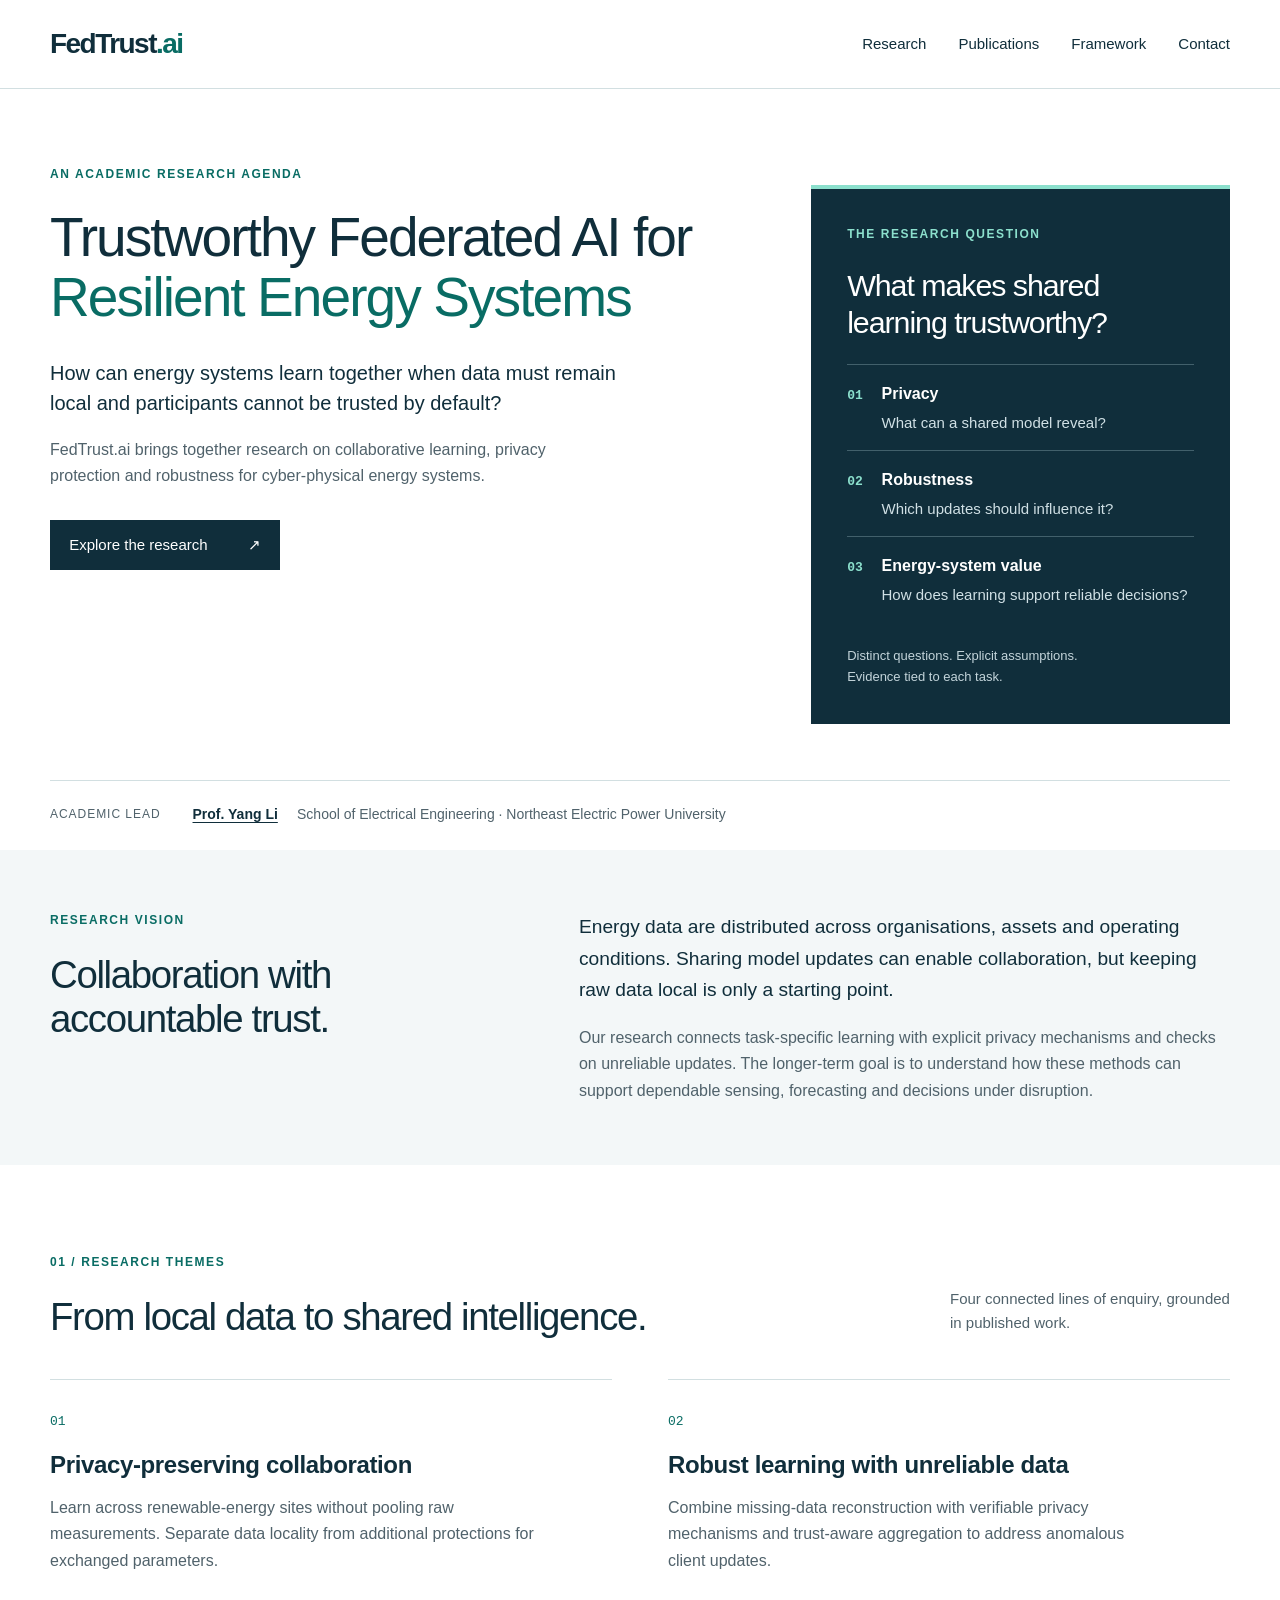
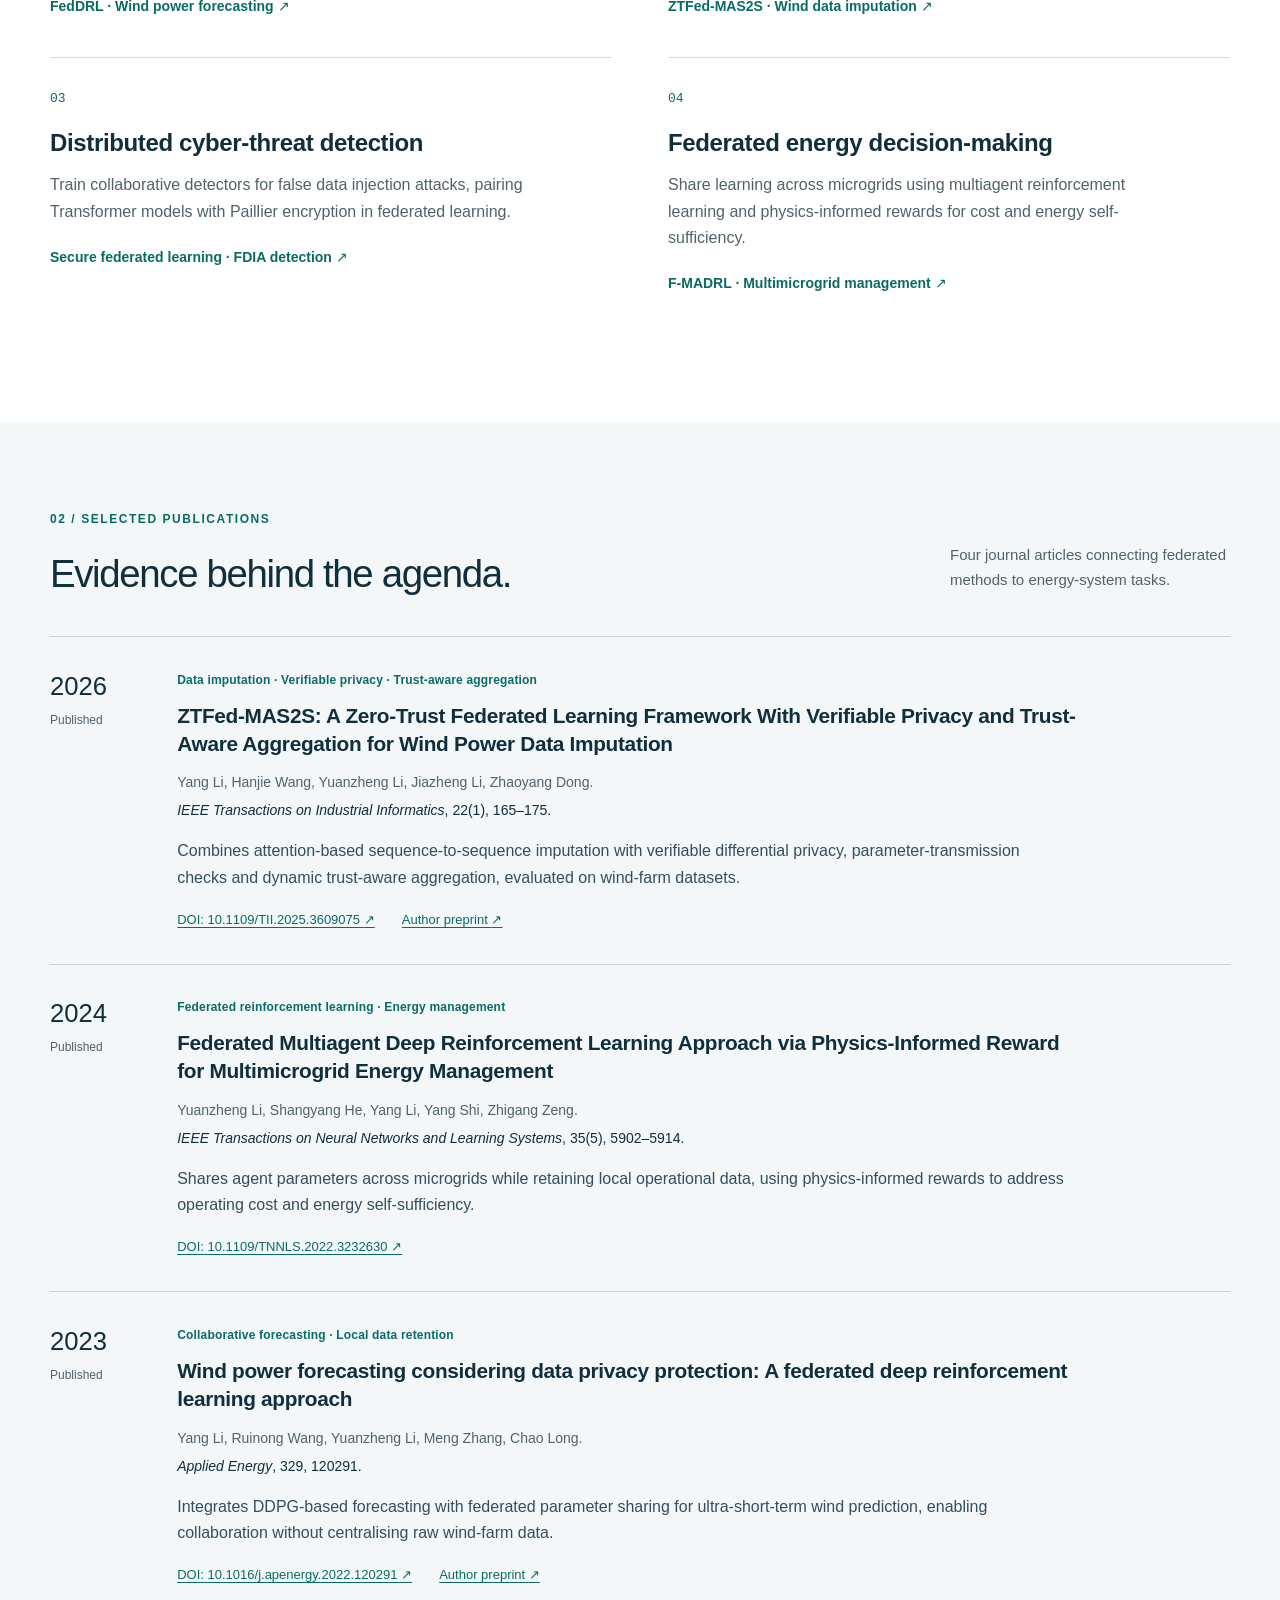
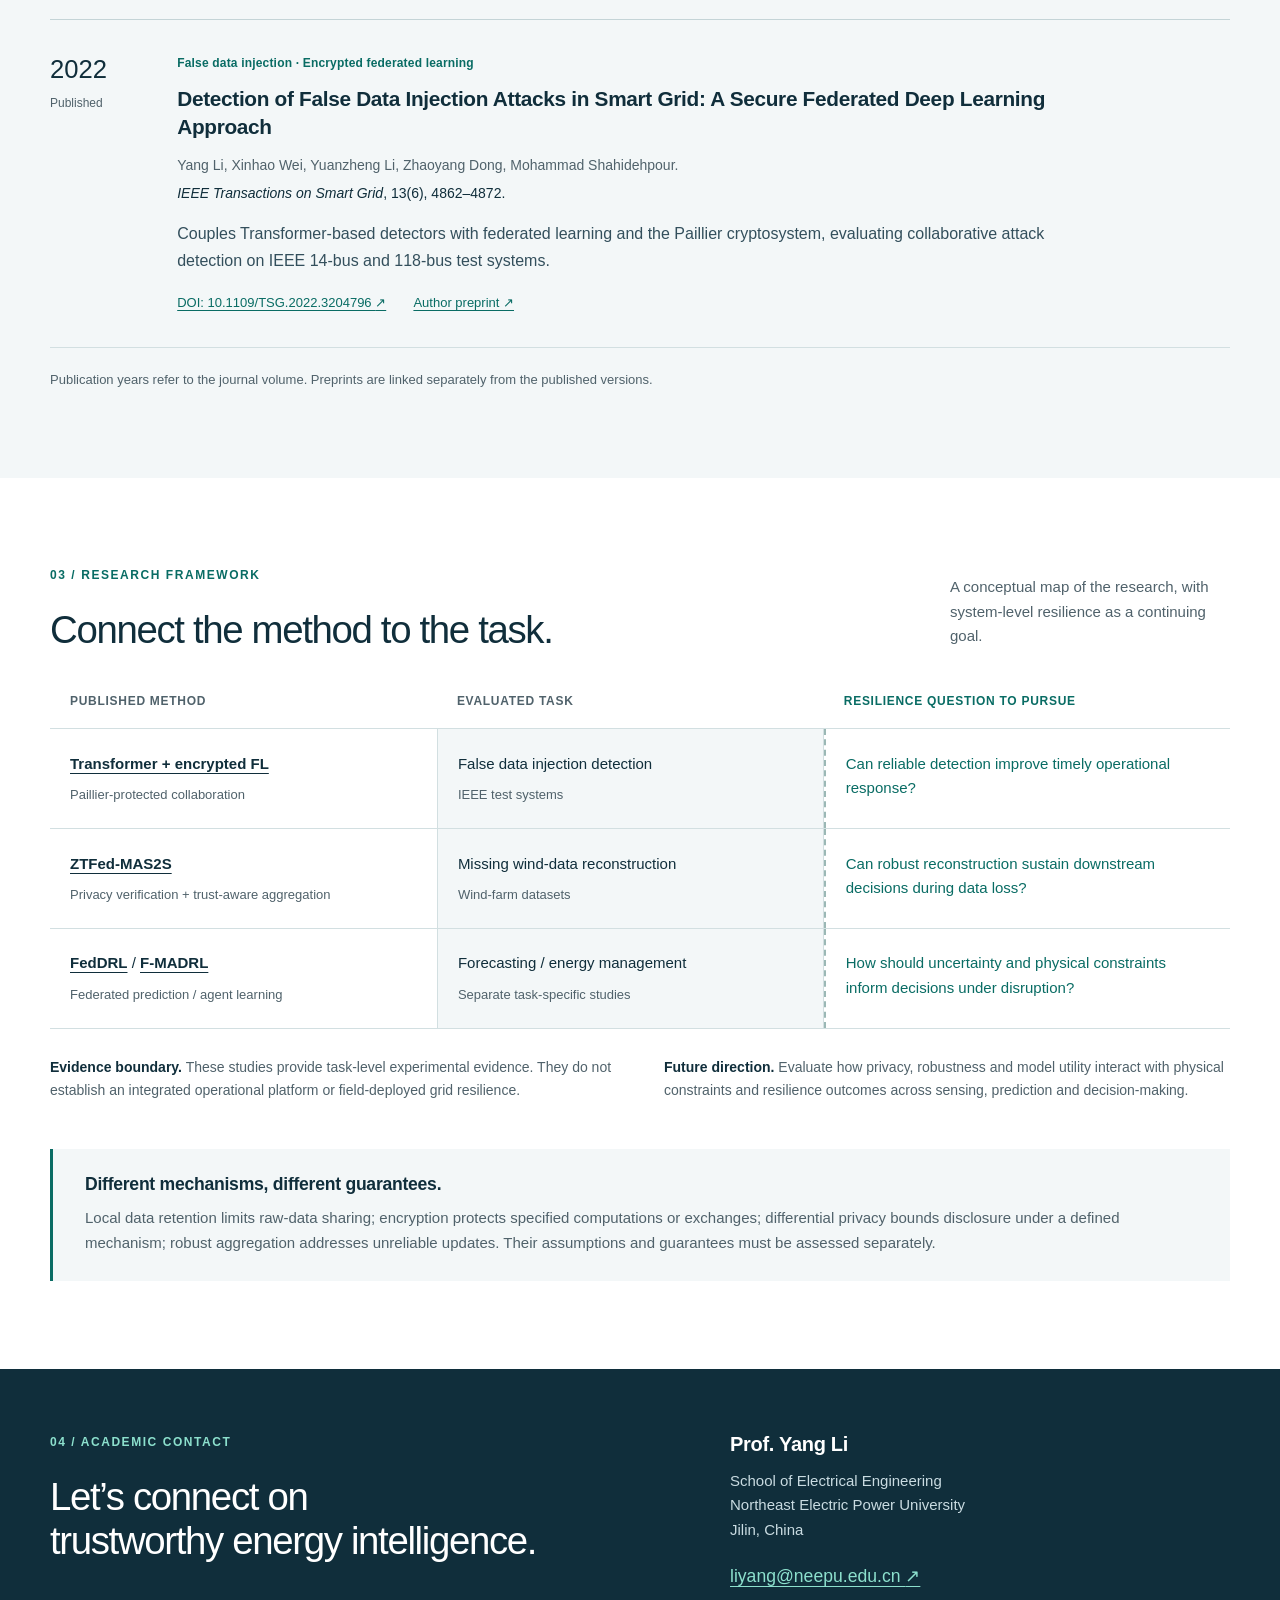
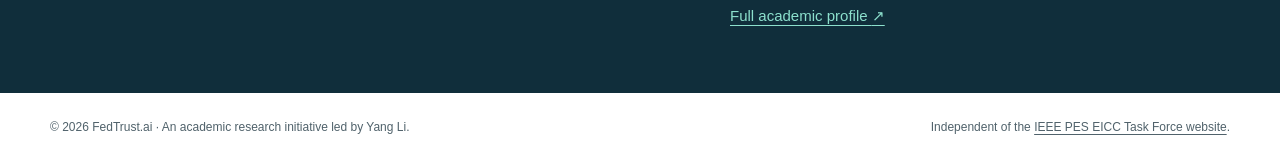
<file: index.html>
<!doctype html>
<html lang="en">
<head>
  <meta charset="utf-8">
  <meta name="viewport" content="width=device-width, initial-scale=1">
  <meta name="description" content="FedTrust.ai — Yang Li’s academic research portal for trustworthy federated AI: privacy-preserving collaboration, attack detection, robust learning and resilient energy systems.">
  <meta name="theme-color" content="#102e3b">
  <meta property="og:title" content="FedTrust.ai — Trustworthy Federated AI for Resilient Energy Systems">
  <meta property="og:description" content="Research connecting privacy-preserving collaboration, robust learning and cyber-physical energy-system resilience. Led by Prof. Yang Li.">
  <meta property="og:type" content="website">
  <meta property="og:url" content="https://fedtrust.ai/">
  <link rel="canonical" href="https://fedtrust.ai/">
  <link rel="icon" href="favicon.svg" type="image/svg+xml">
  <link rel="stylesheet" href="style.css">
  <title>FedTrust.ai — Trustworthy Federated AI for Resilient Energy Systems</title>
</head>
<body>
<a class="skip" href="#main">Skip to content</a>
<header class="header">
  <div class="wrap header-inner">
    <a class="brand" href="#home" aria-label="FedTrust.ai home">FedTrust<span>.ai</span></a>
    <nav aria-label="Main navigation">
      <a href="#research">Research</a><a href="#publications">Publications</a><a href="#framework">Framework</a><a href="#contact">Contact</a>
    </nav>
  </div>
</header>
<main id="main">
<section class="hero wrap" id="home" aria-labelledby="hero-title">
  <div class="hero-copy">
    <p class="eyebrow">An academic research agenda</p>
    <h1 id="hero-title">Trustworthy Federated AI for <span>Resilient Energy Systems</span></h1>
    <p class="lead">How can energy systems learn together when data must remain local and participants cannot be trusted by default?</p>
    <p class="intro">FedTrust.ai brings together research on collaborative learning, privacy protection and robustness for cyber-physical energy systems.</p>
    <a class="button" href="#publications">Explore the research <span aria-hidden="true">↗</span></a>
  </div>
  <aside class="research-lens" aria-labelledby="lens-title">
    <p class="eyebrow" id="lens-title">The research question</p>
    <h2>What makes shared<br>learning trustworthy?</h2>
    <dl>
      <div><dt><span>01</span> Privacy</dt><dd>What can a shared model reveal?</dd></div>
      <div><dt><span>02</span> Robustness</dt><dd>Which updates should influence it?</dd></div>
      <div><dt><span>03</span> Energy-system value</dt><dd>How does learning support reliable decisions?</dd></div>
    </dl>
    <p class="lens-note">Distinct questions. Explicit assumptions.<br>Evidence tied to each task.</p>
  </aside>
  <div class="byline" id="team"><span class="label">Academic lead</span><p><a href="https://meyangli.com/">Prof. Yang Li</a><span>School of Electrical Engineering · Northeast Electric Power University</span></p></div>
</section>
<section class="vision band" aria-labelledby="vision-title">
  <div class="wrap section-grid">
    <div><p class="eyebrow">Research vision</p><h2 id="vision-title">Collaboration with<br>accountable trust.</h2></div>
    <div><p class="large-copy">Energy data are distributed across organisations, assets and operating conditions. Sharing model updates can enable collaboration, but keeping raw data local is only a starting point.</p><p>Our research connects task-specific learning with explicit privacy mechanisms and checks on unreliable updates. The longer-term goal is to understand how these methods can support dependable sensing, forecasting and decisions under disruption.</p></div>
  </div>
</section>
<section class="wrap section" id="research" aria-labelledby="themes-title">
  <div class="section-heading"><div><p class="eyebrow">01 / Research themes</p><h2 id="themes-title">From local data to shared intelligence.</h2></div><p>Four connected lines of enquiry, grounded in published work.</p></div>
  <div class="themes">
    <article class="theme"><span class="theme-num">01</span><h3>Privacy-preserving collaboration</h3><p>Learn across renewable-energy sites without pooling raw measurements. Separate data locality from additional protections for exchanged parameters.</p><a href="#paper-forecast">FedDRL · Wind power forecasting <span aria-hidden="true">↗</span></a></article>
    <article class="theme"><span class="theme-num">02</span><h3>Robust learning with unreliable data</h3><p>Combine missing-data reconstruction with verifiable privacy mechanisms and trust-aware aggregation to address anomalous client updates.</p><a href="#paper-ztfed">ZTFed-MAS2S · Wind data imputation <span aria-hidden="true">↗</span></a></article>
    <article class="theme"><span class="theme-num">03</span><h3>Distributed cyber-threat detection</h3><p>Train collaborative detectors for false data injection attacks, pairing Transformer models with Paillier encryption in federated learning.</p><a href="#paper-fdia">Secure federated learning · FDIA detection <span aria-hidden="true">↗</span></a></article>
    <article class="theme"><span class="theme-num">04</span><h3>Federated energy decision-making</h3><p>Share learning across microgrids using multiagent reinforcement learning and physics-informed rewards for cost and energy self-sufficiency.</p><a href="#paper-madrl">F-MADRL · Multimicrogrid management <span aria-hidden="true">↗</span></a></article>
  </div>
</section>
<section class="publications band" id="publications" aria-labelledby="pub-title">
  <div class="wrap section">
    <div class="section-heading"><div><p class="eyebrow">02 / Selected publications</p><h2 id="pub-title">Evidence behind the agenda.</h2></div><p>Four journal articles connecting federated methods to energy-system tasks.</p></div>
    <article class="publication" id="paper-ztfed">
      <div class="pub-year">2026<span>Published</span></div>
      <div class="pub-body"><p class="pub-tag">Data imputation · Verifiable privacy · Trust-aware aggregation</p><h3>ZTFed-MAS2S: A Zero-Trust Federated Learning Framework With Verifiable Privacy and Trust-Aware Aggregation for Wind Power Data Imputation</h3><p class="authors">Yang Li, Hanjie Wang, Yuanzheng Li, Jiazheng Li, Zhaoyang Dong.</p><p class="venue"><cite>IEEE Transactions on Industrial Informatics</cite>, 22(1), 165–175.</p><p class="contribution">Combines attention-based sequence-to-sequence imputation with verifiable differential privacy, parameter-transmission checks and dynamic trust-aware aggregation, evaluated on wind-farm datasets.</p><div class="pub-links"><a href="https://doi.org/10.1109/TII.2025.3609075">DOI: 10.1109/TII.2025.3609075 <span aria-hidden="true">↗</span></a><a href="https://arxiv.org/abs/2508.18318">Author preprint <span aria-hidden="true">↗</span></a></div></div>
    </article>
    <article class="publication" id="paper-madrl">
      <div class="pub-year">2024<span>Published</span></div>
      <div class="pub-body"><p class="pub-tag">Federated reinforcement learning · Energy management</p><h3>Federated Multiagent Deep Reinforcement Learning Approach via Physics-Informed Reward for Multimicrogrid Energy Management</h3><p class="authors">Yuanzheng Li, Shangyang He, Yang Li, Yang Shi, Zhigang Zeng.</p><p class="venue"><cite>IEEE Transactions on Neural Networks and Learning Systems</cite>, 35(5), 5902–5914.</p><p class="contribution">Shares agent parameters across microgrids while retaining local operational data, using physics-informed rewards to address operating cost and energy self-sufficiency.</p><div class="pub-links"><a href="https://doi.org/10.1109/TNNLS.2022.3232630">DOI: 10.1109/TNNLS.2022.3232630 <span aria-hidden="true">↗</span></a></div></div>
    </article>
    <article class="publication" id="paper-forecast">
      <div class="pub-year">2023<span>Published</span></div>
      <div class="pub-body"><p class="pub-tag">Collaborative forecasting · Local data retention</p><h3>Wind power forecasting considering data privacy protection: A federated deep reinforcement learning approach</h3><p class="authors">Yang Li, Ruinong Wang, Yuanzheng Li, Meng Zhang, Chao Long.</p><p class="venue"><cite>Applied Energy</cite>, 329, 120291.</p><p class="contribution">Integrates DDPG-based forecasting with federated parameter sharing for ultra-short-term wind prediction, enabling collaboration without centralising raw wind-farm data.</p><div class="pub-links"><a href="https://doi.org/10.1016/j.apenergy.2022.120291">DOI: 10.1016/j.apenergy.2022.120291 <span aria-hidden="true">↗</span></a><a href="https://arxiv.org/abs/2211.02674">Author preprint <span aria-hidden="true">↗</span></a></div></div>
    </article>
    <article class="publication" id="paper-fdia">
      <div class="pub-year">2022<span>Published</span></div>
      <div class="pub-body"><p class="pub-tag">False data injection · Encrypted federated learning</p><h3>Detection of False Data Injection Attacks in Smart Grid: A Secure Federated Deep Learning Approach</h3><p class="authors">Yang Li, Xinhao Wei, Yuanzheng Li, Zhaoyang Dong, Mohammad Shahidehpour.</p><p class="venue"><cite>IEEE Transactions on Smart Grid</cite>, 13(6), 4862–4872.</p><p class="contribution">Couples Transformer-based detectors with federated learning and the Paillier cryptosystem, evaluating collaborative attack detection on IEEE 14-bus and 118-bus test systems.</p><div class="pub-links"><a href="https://doi.org/10.1109/TSG.2022.3204796">DOI: 10.1109/TSG.2022.3204796 <span aria-hidden="true">↗</span></a><a href="https://arxiv.org/abs/2209.00778">Author preprint <span aria-hidden="true">↗</span></a></div></div>
    </article>
    <p class="publication-note">Publication years refer to the journal volume. Preprints are linked separately from the published versions.</p>
  </div>
</section>
<section class="wrap section" id="framework" aria-labelledby="framework-title">
  <span id="projects" class="anchor-alias" aria-hidden="true"></span>
  <div class="section-heading"><div><p class="eyebrow">03 / Research framework</p><h2 id="framework-title">Connect the method to the task.</h2></div><p>A conceptual map of the research, with system-level resilience as a continuing goal.</p></div>
  <div class="framework-map" role="group" aria-label="Published methods and tasks mapped to future resilience questions">
    <div class="map-head"><span>Published method</span><span>Evaluated task</span><span>Resilience question to pursue</span></div>
    <div class="map-row"><div><a href="#paper-fdia">Transformer + encrypted FL</a><small>Paillier-protected collaboration</small></div><div>False data injection detection<small>IEEE test systems</small></div><div>Can reliable detection improve timely operational response?</div></div>
    <div class="map-row"><div><a href="#paper-ztfed">ZTFed-MAS2S</a><small>Privacy verification + trust-aware aggregation</small></div><div>Missing wind-data reconstruction<small>Wind-farm datasets</small></div><div>Can robust reconstruction sustain downstream decisions during data loss?</div></div>
    <div class="map-row"><div><a href="#paper-forecast">FedDRL</a> / <a href="#paper-madrl">F-MADRL</a><small>Federated prediction / agent learning</small></div><div>Forecasting / energy management<small>Separate task-specific studies</small></div><div>How should uncertainty and physical constraints inform decisions under disruption?</div></div>
  </div>
  <div class="framework-foot"><p><strong>Evidence boundary.</strong> These studies provide task-level experimental evidence. They do not establish an integrated operational platform or field-deployed grid resilience.</p><p><strong>Future direction.</strong> Evaluate how privacy, robustness and model utility interact with physical constraints and resilience outcomes across sensing, prediction and decision-making.</p></div>
  <div class="distinctions"><h3>Different mechanisms, different guarantees.</h3><p>Local data retention limits raw-data sharing; encryption protects specified computations or exchanges; differential privacy bounds disclosure under a defined mechanism; robust aggregation addresses unreliable updates. Their assumptions and guarantees must be assessed separately.</p></div>
</section>
<section class="contact" id="contact" aria-labelledby="contact-title">
  <div class="wrap contact-inner"><div><p class="eyebrow">04 / Academic contact</p><h2 id="contact-title">Let’s connect on<br>trustworthy energy intelligence.</h2></div><div class="contact-details"><h3>Prof. Yang Li</h3><p>School of Electrical Engineering<br>Northeast Electric Power University<br>Jilin, China</p><a class="email" href="mailto:liyang@neepu.edu.cn">liyang@neepu.edu.cn <span aria-hidden="true">↗</span></a><a href="https://meyangli.com/">Full academic profile <span aria-hidden="true">↗</span></a></div></div>
</section>
</main>
<footer class="wrap footer"><p>© 2026 FedTrust.ai · An academic research initiative led by Yang Li.</p><p>Independent of the <a href="https://cpesresilience.org/">IEEE PES EICC Task Force website</a>.</p></footer>
</body>
</html>
</file>
<file: style.css>
:root{--ink:#102e3b;--muted:#50626b;--teal:#096c64;--line:#d2dfe1;--paper:#f3f7f8;--white:#fff;--accent:#8ce0cd;font-family:Arial,Helvetica,sans-serif;color:var(--ink);background:var(--white);font-synthesis:none}*{box-sizing:border-box}html{scroll-padding-top:6rem}body{margin:0;font-size:1rem;line-height:1.65}a{color:var(--teal);text-underline-offset:.24em}a:hover{text-decoration-thickness:2px}a:focus-visible{outline:3px solid #c56b16;outline-offset:5px;border-radius:2px}h1,h2,h3,p{margin-top:0}h1,h2,h3{line-height:1.15}h1,h2{letter-spacing:-.035em}h2{font-size:clamp(2rem,3vw,2.8rem);font-weight:500;margin-bottom:1.5rem}h3{font-size:1.3rem;font-weight:600;letter-spacing:-.015em}p{margin-bottom:1.2rem}.wrap{width:min(1180px,calc(100% - 96px));margin-inline:auto}.header{border-bottom:1px solid var(--line);background:#fff;position:sticky;top:0;z-index:10}.header-inner{min-height:88px;display:flex;justify-content:space-between;align-items:center;gap:2rem}.brand{font-size:1.75rem;font-weight:700;color:var(--ink);text-decoration:none;letter-spacing:-.055em}.brand span{color:var(--teal)}nav{display:flex;gap:2rem;flex-wrap:wrap}nav a{color:var(--ink);font-size:.9375rem;text-decoration:none}nav a:hover{color:var(--teal);text-decoration:underline}.skip{position:fixed;left:1rem;top:-8rem;background:white;padding:1rem;z-index:99}.skip:focus{top:1rem}.eyebrow{text-transform:uppercase;letter-spacing:.13em;font-size:.75rem;font-weight:700;color:var(--teal);margin-bottom:1.4rem}.hero{padding-top:76px;display:grid;grid-template-columns:minmax(0,1.65fr) minmax(0,1fr);column-gap:70px}.hero h1{font-size:clamp(2.6rem,4.3vw,4rem);font-weight:500;line-height:1.09;margin-bottom:1.9rem}.hero h1 span{color:var(--teal)}.lead{font-size:1.25rem;line-height:1.5;max-width:37rem}.intro{color:var(--muted);max-width:35rem}.button{display:inline-flex;align-items:center;gap:2.5rem;text-decoration:none;color:white;background:var(--ink);padding:.8rem 1.2rem;margin-top:.7rem;font-size:.9375rem}.button:hover{background:var(--teal)}.research-lens{align-self:start;margin-top:1.25rem;padding:2.25rem;background:var(--ink);color:white;border-top:4px solid var(--accent)}.research-lens .eyebrow{color:var(--accent)}.research-lens h2{font-size:1.9rem;line-height:1.2}.research-lens dl{margin:1.5rem 0}.research-lens dl>div{padding:1rem 0;border-top:1px solid #42606b}.research-lens dt{font-weight:600;font-size:1rem}.research-lens dt span{font-family:monospace;font-size:.8125rem;color:var(--accent);margin-right:.9rem}.research-lens dd{margin:.3rem 0 0 2.15rem;font-size:.9375rem;color:#d0e0e5;line-height:1.45}.lens-note{font-size:.8125rem;color:#c3d4da;margin:0;line-height:1.6}.byline{grid-column:1/-1;border-top:1px solid var(--line);margin-top:3.5rem;padding:1.4rem 0 1.5rem;display:flex;gap:2rem;align-items:center}.label{font-size:.75rem;letter-spacing:.08em;text-transform:uppercase;color:var(--muted)}.byline p{margin:0;font-size:.875rem}.byline a{color:var(--ink);font-weight:700;margin-right:1.2rem}.byline p span{color:var(--muted)}.band{background:var(--paper)}.vision{padding:3.8rem 0}.section-grid{display:grid;grid-template-columns:1fr 1.45fr;gap:5rem}.section-grid p:last-child{margin-bottom:0;color:var(--muted)}.large-copy{font-size:1.2rem;line-height:1.65}.section{padding-top:5.5rem;padding-bottom:5.5rem;position:relative}.section-heading{display:flex;justify-content:space-between;gap:3rem;align-items:end;margin-bottom:2.5rem}.section-heading h2{max-width:650px;margin-bottom:0}.section-heading>p{max-width:280px;color:var(--muted);font-size:.9375rem;margin-bottom:.2rem}.themes{display:grid;grid-template-columns:1fr 1fr;column-gap:3.5rem}.theme{border-top:1px solid var(--line);padding:1.9rem 0 2.3rem}.theme-num{display:block;font-family:monospace;font-size:.8125rem;color:var(--teal);margin-bottom:1.2rem}.theme h3{font-size:1.5rem;margin-bottom:1rem}.theme p{color:var(--muted);max-width:31rem}.theme>a{font-size:.875rem;font-weight:600;text-decoration:none;display:inline-block}.theme>a:hover{text-decoration:underline}.publication{display:grid;grid-template-columns:100px minmax(0,1fr);gap:1.7rem;border-top:1px solid #c4d4d7;padding:2.1rem 0;scroll-margin-top:1.2rem}.pub-year{font-size:1.6rem;line-height:1.2}.pub-year span{display:block;font-size:.75rem;color:var(--muted);margin-top:.7rem}.pub-tag{font-size:.75rem;color:var(--teal);margin-bottom:.7rem;font-weight:600;letter-spacing:.015em}.pub-body h3{font-size:1.3rem;line-height:1.35;max-width:900px;margin-bottom:.85rem}.authors{font-size:.875rem;margin-bottom:.3rem;color:var(--muted)}.venue{font-size:.875rem;margin-bottom:1rem}.contribution{max-width:890px;font-size:1rem;margin-bottom:1.1rem;color:#334f5c}.pub-links{display:flex;gap:.7rem 1.7rem;flex-wrap:wrap}.pub-links a{font-size:.8125rem;overflow-wrap:anywhere}.publication-note{font-size:.8125rem;color:var(--muted);border-top:1px solid var(--line);padding-top:1.3rem;margin-bottom:0}.map-head,.map-row{display:grid;grid-template-columns:1fr 1fr 1.05fr;gap:0}.map-head{font-size:.75rem;letter-spacing:.06em;text-transform:uppercase;font-weight:700;color:var(--muted);padding-bottom:1rem}.map-head span{padding-inline:1.25rem}.map-head span:last-child{color:var(--teal)}.map-row{border-top:1px solid var(--line)}.map-row>div{padding:1.4rem 1.25rem;font-size:.9375rem}.map-row>div:nth-child(2){background:var(--paper);border-inline:1px solid var(--line)}.map-row>div:last-child{border-left:2px dashed #9bb8b5;color:var(--teal)}.map-row a{font-weight:600;color:var(--ink)}.map-row small{display:block;font-size:.8125rem;color:var(--muted);margin-top:.5rem}.framework-map{border-bottom:1px solid var(--line)}.framework-foot{display:grid;grid-template-columns:1fr 1fr;gap:3rem;margin-top:1.7rem}.framework-foot p{font-size:.875rem;color:var(--muted)}.framework-foot strong{color:var(--ink)}.distinctions{margin-top:1.7rem;padding:1.6rem 2rem;border-left:3px solid var(--teal);background:var(--paper)}.distinctions h3{font-size:1.1rem;margin-bottom:.7rem}.distinctions p{font-size:.9375rem;color:var(--muted);margin:0}.anchor-alias{position:absolute;top:0}.contact{background:var(--ink);color:white;padding:4rem 0}.contact-inner{display:grid;grid-template-columns:1.2fr 1fr;gap:5rem}.contact .eyebrow{color:var(--accent)}.contact h2{font-size:2.4rem;margin:0}.contact-details h3{font-size:1.25rem;margin-bottom:.8rem}.contact-details p{color:#c9dbe1;font-size:.9375rem}.contact a{color:var(--accent);font-size:.9375rem;display:block;width:fit-content}.contact .email{font-size:1.1rem;margin-bottom:.8rem}.footer{padding-block:1.6rem;display:flex;justify-content:space-between;gap:2rem}.footer p{font-size:.75rem;color:var(--muted);margin:0}.footer a{color:var(--muted)}
@media(min-width:1500px){.hero h1{font-size:4.1rem}}@media(max-width:1000px){.wrap{width:calc(100% - 56px)}.hero{column-gap:32px;grid-template-columns:1.4fr 1fr;padding-top:48px}.hero h1{font-size:3rem}.research-lens{padding:1.5rem}.research-lens h2{font-size:1.55rem}.section-grid{gap:2.5rem}.section-heading{gap:2rem}.byline p span{display:block}.contact-inner{gap:3rem}.contact h2{font-size:2rem}}@media(max-width:700px){html{scroll-padding-top:8rem}.wrap{width:calc(100% - 40px)}.header-inner{display:block;padding-top:1rem;padding-bottom:.8rem;min-height:auto}.brand{font-size:1.5rem}nav{gap:.6rem 1.2rem;margin-top:.65rem}nav a{font-size:.875rem}.hero{display:block;padding-top:2.5rem}.hero h1{font-size:clamp(2.3rem,8vw,3.2rem)}.lead{font-size:1.125rem}.research-lens{margin-top:2.3rem;padding:1.7rem}.research-lens h2 br{display:none}.research-lens h2{font-size:1.8rem}.research-lens dl>div{padding:.8rem 0}.byline{display:block;margin-top:2rem;padding-top:1.25rem}.byline .label{display:block;margin-bottom:.5rem}.byline a{display:inline-block;margin-bottom:.3rem}.section-grid,.themes,.contact-inner,.framework-foot{display:block}.vision{padding:2.7rem 0}.section{padding-block:3.3rem}.section-heading{display:block;margin-bottom:1.8rem}.section-heading>p{margin-top:1rem;max-width:none}.section-heading h2{font-size:2rem}.theme{padding-block:1.5rem}.theme h3{font-size:1.35rem}.publication{grid-template-columns:1fr;gap:1rem;padding-block:1.7rem}.pub-year{font-size:1.25rem;display:flex;gap:.8rem;align-items:center}.pub-year span{margin:0}.pub-body h3{font-size:1.2rem}.pub-links{gap:.75rem}.map-head{display:none}.map-row{display:block;border:1px solid var(--line);margin-bottom:1.3rem}.map-row>div{padding:1rem 1.15rem}.map-row>div::before{display:block;font-size:.75rem;letter-spacing:.06em;text-transform:uppercase;font-weight:700;margin-bottom:.55rem;color:var(--muted)}.map-row>div:first-child::before{content:'Published method'}.map-row>div:nth-child(2)::before{content:'Evaluated task'}.map-row>div:last-child::before{content:'Resilience question to pursue';color:var(--teal)}.map-row>div:nth-child(2){border-inline:0}.map-row>div:last-child{border-left:0;border-top:2px dashed #9bb8b5}.distinctions{padding:1.3rem}.contact{padding-block:3rem}.contact h2{margin-bottom:2rem;font-size:2rem}.footer{display:block}.footer p+p{margin-top:.5rem}}
@media print{.header{position:static}.research-lens,.contact{background:white;color:var(--ink)}.research-lens *,.contact *{color:var(--ink)!important}.section{padding-block:2rem}.publication,.theme{break-inside:avoid}.button,.skip{display:none}}
</file>
